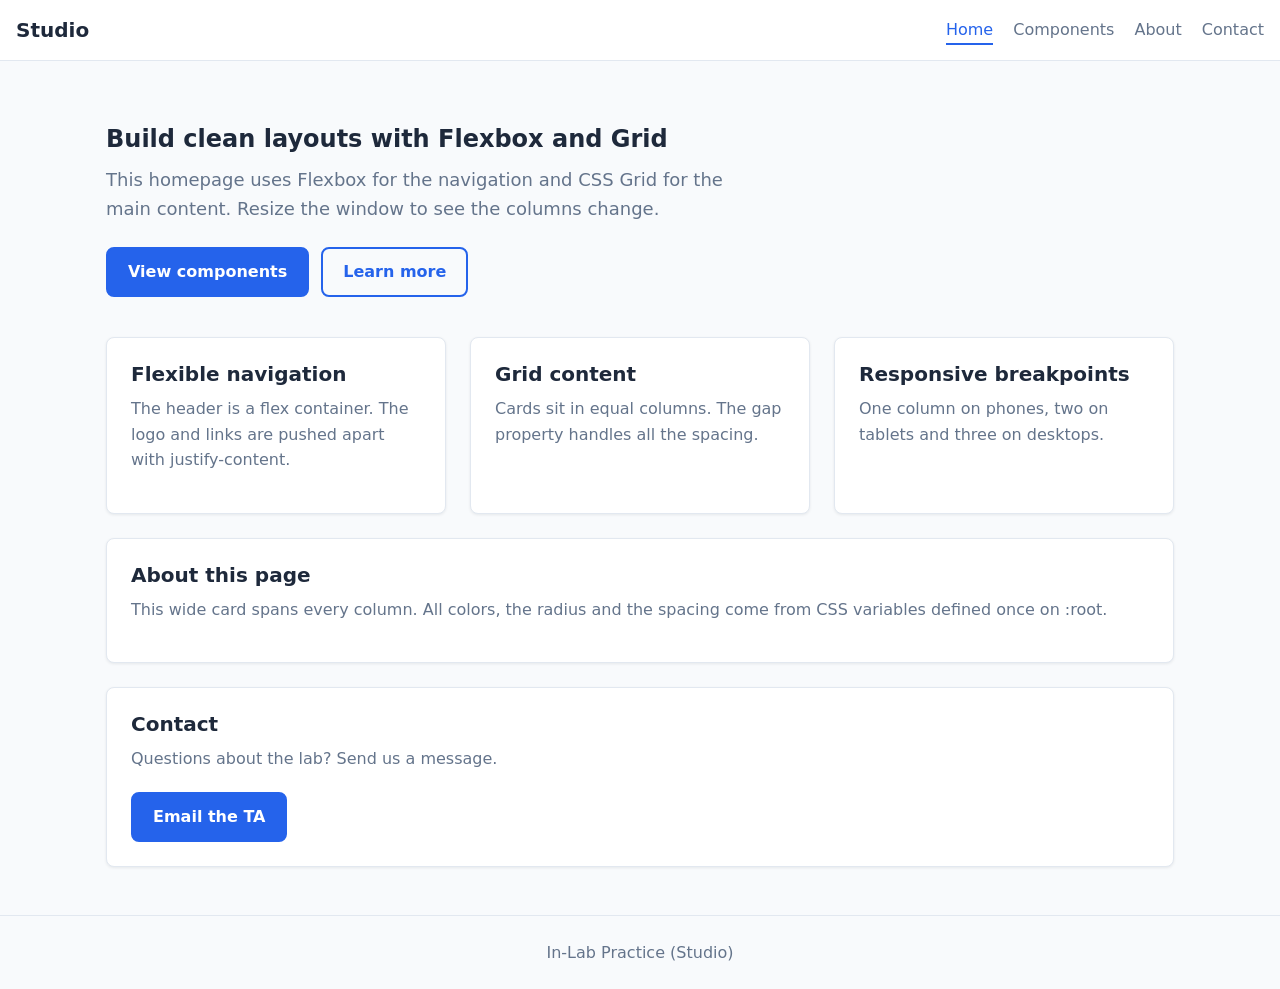
<file: index.html>
<!DOCTYPE html>
<html lang="en">
<head>
    <meta charset="utf-8">
    <meta name="viewport" content="width=device-width, initial-scale=1">
    <title>Studio - Home</title>
    <link rel="stylesheet" href="styles.css">
</head>
<body>
    <header class="site-header">
        <a class="logo" href="index.html">Studio</a>
        <nav aria-label="Main">
            <ul>
                <li><a class="active" href="index.html">Home</a></li>
                <li><a href="components.html">Components</a></li>
                <li><a href="#about">About</a></li>
                <li><a href="#contact">Contact</a></li>
            </ul>
        </nav>
    </header>
    <main class="container">
        <section class="hero">
            <h1>Build clean layouts with Flexbox and Grid</h1>
            <p>This homepage uses Flexbox for the navigation and CSS Grid for the
                main content. Resize the window to see the columns change.</p>
            <div class="actions">
                <a class="btn" href="components.html">View components</a>
                <a class="btn btn-outline" href="#about">Learn more</a>
            </div>
        </section>
        <div class="grid">
            <article class="card">
                <h2>Flexible navigation</h2>
                <p>The header is a flex container.
                    The logo and links are pushed apart with justify-content.</p>
            </article>
            <article class="card">
                <h2>Grid content</h2>
                <p>Cards sit in equal columns. The gap property handles all the
                    spacing.</p>
            </article>
            <article class="card">
                <h2>Responsive breakpoints</h2>
                <p>One column on phones, two on tablets and three on desktops.</p>
            </article>
            <section class="card wide" id="about">
                <h2>About this page</h2>
                <p>This wide card spans every column. All colors, the radius and the
                    spacing come from CSS variables defined once on :root.</p>
            </section>
            <section class="card wide" id="contact">
                <h2>Contact</h2>
                <p>Questions about the lab? Send us a message.</p>
                <a class="btn" href="mailto:ta@example.com">Email the TA</a>
            </section>
        </div>
    </main>
    <footer class="site-footer">
        <div class="container">In-Lab Practice (Studio)</div>
    </footer>
</body>
</html>
</file>
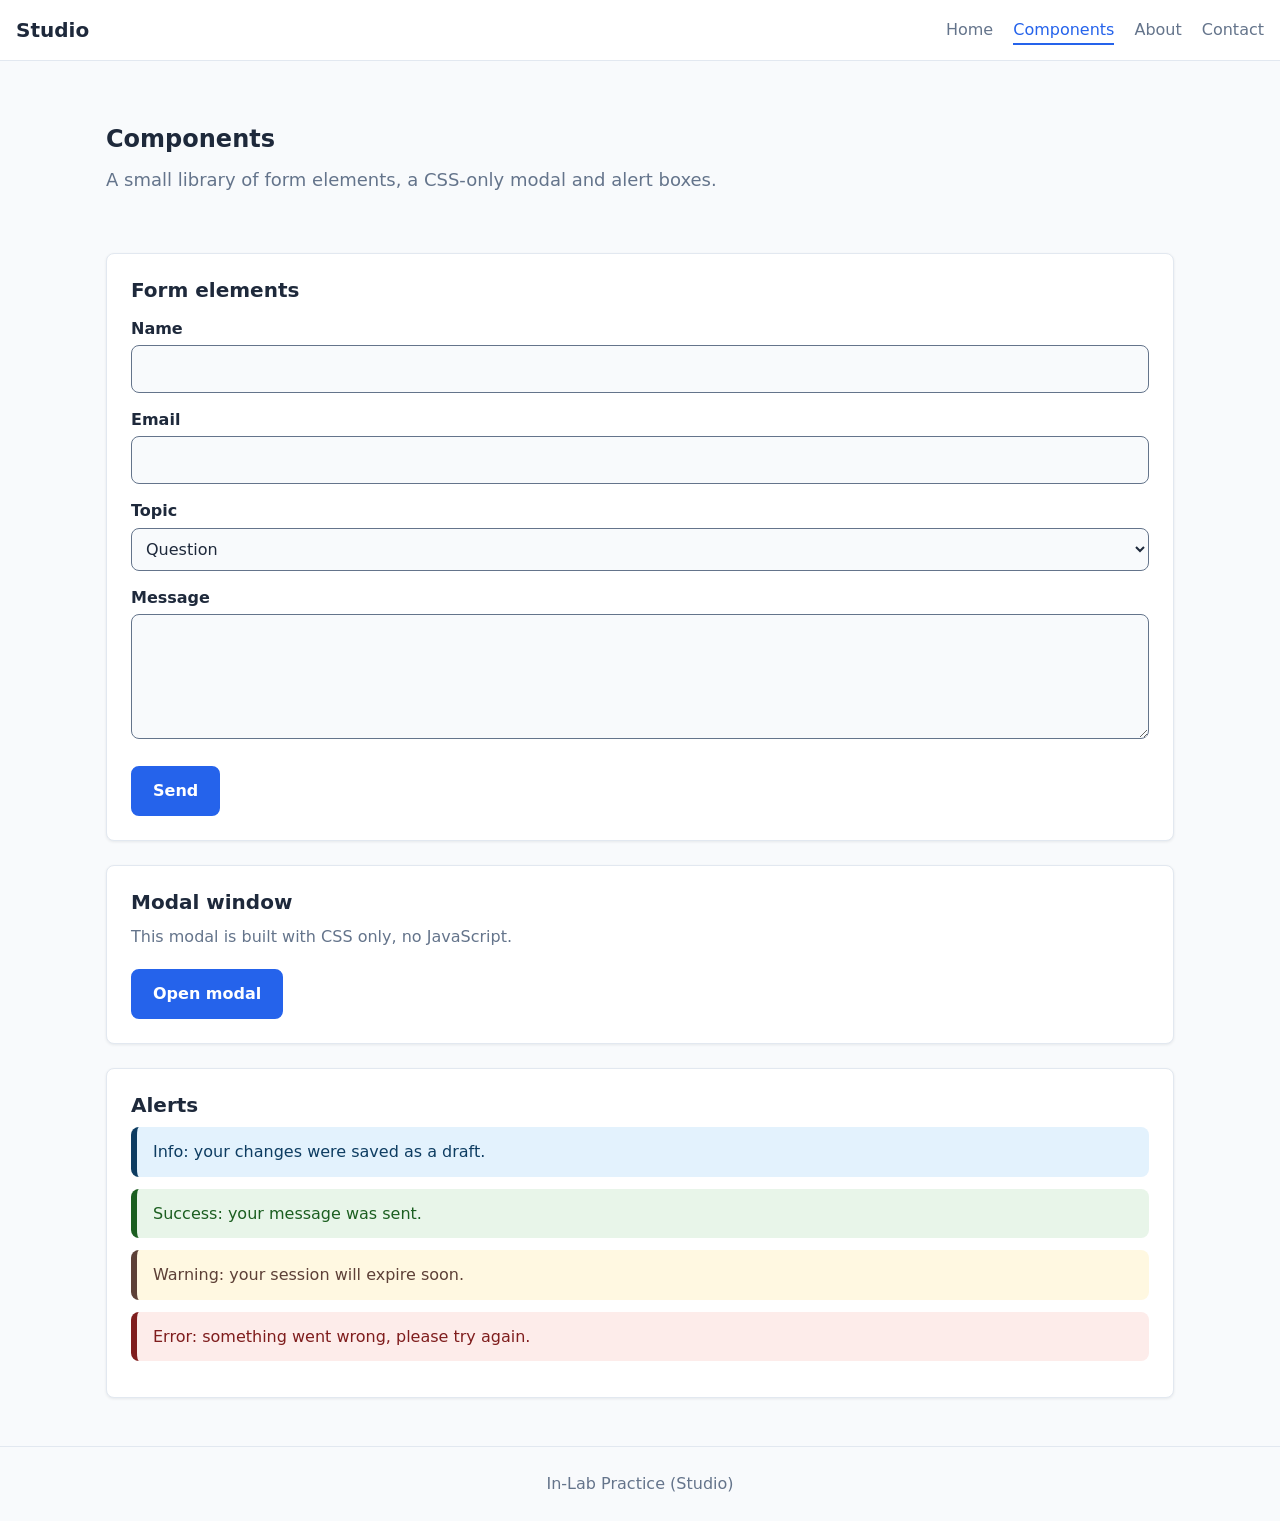
<file: components.html>
<!DOCTYPE html>
<html lang="en">
<head>
    <meta charset="utf-8">
    <meta name="viewport" content="width=device-width, initial-scale=1">
    <title>Studio - Components</title>
    <link rel="stylesheet" href="styles.css">
</head>
<body>
    <header class="site-header">
        <a class="logo" href="index.html">Studio</a>
        <nav aria-label="Main">
            <ul>
                <li><a href="index.html">Home</a></li>
                <li><a class="active" href="components.html">Components</a></li>
                <li><a href="index.html#about">About</a></li>
                <li><a href="index.html#contact">Contact</a></li>
            </ul>
        </nav>
    </header>
    <main class="container">
        <section class="hero">
            <h1>Components</h1>
            <p>A small library of form elements, a CSS-only modal and alert boxes.</p>
        </section>

        <div class="stack">
            <section class="card" id="form">
                <h2>Form elements</h2>
                <form class="form" action="#" method="post">
                    <label for="name">Name</label>
                    <input type="text" id="name" name="name" required>

                    <label for="email">Email</label>
                    <input type="email" id="email" name="email" required>

                    <label for="topic">Topic</label>
                    <select id="topic" name="topic">
                        <option value="question">Question</option>
                        <option value="feedback">Feedback</option>
                        <option value="other">Other</option>
                    </select>

                    <label for="message">Message</label>
                    <textarea id="message" name="message" rows="4"></textarea>

                    <button class="btn" type="submit">Send</button>
                </form>
            </section>

            <section class="card" id="modal-demo">
                <h2>Modal window</h2>
                <p>This modal is built with CSS only, no JavaScript.</p>
                <a class="btn" href="#modal">Open modal</a>

                <div id="modal" class="modal" role="dialog" aria-modal="true" aria-labelledby="modal-title">
                    <div class="modal-box">
                        <h2 id="modal-title">Hello!</h2>
                        <p>This modal opens with the :target selector.</p>
                        <a class="btn" href="#modal-demo">Close</a>
                    </div>
                </div>
            </section>

            <section class="card" id="alerts">
                <h2>Alerts</h2>
                <div class="alert alert-info" role="status">Info: your changes were saved as a draft.</div>
                <div class="alert alert-success" role="status">Success: your message was sent.</div>
                <div class="alert alert-warning" role="status">Warning: your session will expire soon.</div>
                <div class="alert alert-error" role="alert">Error: something went wrong, please try again.</div>
            </section>
        </div>
    </main>
    <footer class="site-footer">
        <div class="container">In-Lab Practice (Studio)</div>
    </footer>
</body>
</html>
</file>
<file: styles.css>
:root {
    --primary: #2563eb;
    --primary-dark: #1d4ed8;
    --on-primary: #ffffff;
    --bg: #f8fafc;
    --text: #1e293b;
    --surface: #ffffff;
    --border: #e2e8f0;
    --muted: #64748b;
    --disabled-bg: #cbd5e1;
    --disabled-text: #64748b;
    --info-bg: #e3f2fd;
    --info-text: #0d3c61;
    --success-bg: #e8f5e9;
    --success-text: #1b5e20;
    --warning-bg: #fff8e1;
    --warning-text: #5d4037;
    --error-bg: #fdecea;
    --error-text: #7f1d1d;
    --radius: 8px;
    --space: 16px;
}

/* Dark mode: only the colors change */
@media (prefers-color-scheme: dark) {
    :root {
        --primary: #60a5fa;
        --primary-dark: #93c5fd;
        --on-primary: #0f172a;
        --bg: #0f172a;
        --text: #e2e8f0;
        --surface: #1e293b;
        --border: #334155;
        --muted: #a3b2c7;
        --disabled-bg: #334155;
        --disabled-text: #a3b2c7;
        --info-bg: #12304a;
        --info-text: #cfe8ff;
        --success-bg: #17331b;
        --success-text: #c8f0cb;
        --warning-bg: #3a3015;
        --warning-text: #ffe9a8;
        --error-bg: #3d1a1a;
        --error-text: #ffd0d0;
    }
}

* { box-sizing: border-box; }
body {
    margin: 0;
    font-family: system-ui, -apple-system, "Segoe UI", sans-serif;
    background: var(--bg);
    color: var(--text);
    line-height: 1.6;
}
h1, h2, h3 { line-height: 1.2; margin: 0 0 .5em; }
p { margin: 0 0 1em; }
a { color: var(--primary); }
.container { max-width: 1100px; margin: 0 auto; padding: 0 var(--space); }

/* Header (flexbox) */
.site-header {
    display: flex;
    justify-content: space-between;
    align-items: center;
    flex-wrap: wrap;
    gap: var(--space);
    padding: 14px var(--space);
    background: var(--surface);
    border-bottom: 1px solid var(--border);
}
.logo {
    font-weight: 700;
    font-size: 1.25rem;
    color: var(--text);
    text-decoration: none;
}
.site-header ul {
    display: flex;
    gap: 20px;
    list-style: none;
    margin: 0;
    padding: 0;
}
.site-header a:not(.logo) {
    text-decoration: none;
    color: var(--muted);
    padding: 4px 0;
}
.site-header a:not(.logo):hover,
.site-header a.active {
    color: var(--primary);
    border-bottom: 2px solid var(--primary);
}

/* Hero */
.hero { padding: 64px 0 40px; }
.hero p { max-width: 55ch; color: var(--muted); font-size: 1.125rem; }
.hero .actions { display: flex; gap: 12px; flex-wrap: wrap; margin-top: 24px; }

/* Buttons */
.btn {
    display: inline-block;
    padding: 10px 20px;
    font: inherit;
    font-weight: 600;
    color: var(--on-primary);
    background: var(--primary);
    border: 2px solid var(--primary);
    border-radius: var(--radius);
    text-decoration: none;
    cursor: pointer;
    transition: background .15s, border-color .15s;
}
.btn:hover:not(:disabled),
.btn.is-hover {
    background: var(--primary-dark);
    border-color: var(--primary-dark);
}
.btn:focus-visible { outline: 3px solid #f5a623; outline-offset: 2px; }
.btn:disabled {
    background: var(--disabled-bg);
    border-color: var(--disabled-bg);
    color: var(--disabled-text);
    cursor: not-allowed;
}
.btn-outline { background: transparent; color: var(--primary); }
.btn-outline:hover:not(:disabled) { background: var(--primary); color: var(--on-primary); }

/* Cards */
.card {
    background: var(--surface);
    border: 1px solid var(--border);
    border-radius: var(--radius);
    padding: 24px;
    box-shadow: 0 1px 3px rgba(15, 23, 42, .08);
}
.card h2 { font-size: 1.25rem; }
.card p { color: var(--muted); }
.card .btn { margin-top: 4px; }

/* Grid: 1 column on phones, 2 on tablet, 3 on desktop */
.grid {
    display: grid;
    grid-template-columns: 1fr;
    gap: 24px;
    padding-bottom: 48px;
}
.grid .wide { grid-column: 1 / -1; }

@media (min-width: 768px) {
    .grid { grid-template-columns: repeat(2, 1fr); }
}
@media (min-width: 1024px) {
    .grid { grid-template-columns: repeat(3, 1fr); }
}

/* Footer */
.site-footer {
    border-top: 1px solid var(--border);
    padding: 24px 0;
    color: var(--muted);
    text-align: center;
}

/* ---------- Components page ---------- */

/* Form elements */
.form label { display: block; margin-top: 14px; font-weight: 600; }
.form input,
.form select,
.form textarea {
    width: 100%;
    padding: 10px;
    margin-top: 4px;
    font: inherit;
    color: var(--text);
    background: var(--bg);
    border: 1px solid var(--muted);
    border-radius: var(--radius);
}
.form input:focus,
.form select:focus,
.form textarea:focus { outline: 3px solid #f5a623; outline-offset: 2px; }
.form .btn { margin-top: 20px; }

/* Modal (CSS only, opened with :target) */
.modal {
    display: none;
    position: fixed;
    top: 0;
    left: 0;
    width: 100%;
    height: 100%;
    padding: var(--space);
    background: rgba(0, 0, 0, .65);
    align-items: center;
    justify-content: center;
}
.modal:target { display: flex; }
.modal-box {
    width: 100%;
    max-width: 420px;
    padding: 24px;
    background: var(--surface);
    border: 1px solid var(--border);
    border-radius: var(--radius);
}
.modal-box p { color: var(--text); }

/* Alerts */
.alert {
    padding: 12px 16px;
    margin-bottom: 12px;
    border-left: 6px solid;
    border-radius: var(--radius);
}
.alert-info { background: var(--info-bg); color: var(--info-text); border-color: var(--info-text); }
.alert-success { background: var(--success-bg); color: var(--success-text); border-color: var(--success-text); }
.alert-warning { background: var(--warning-bg); color: var(--warning-text); border-color: var(--warning-text); }
.alert-error { background: var(--error-bg); color: var(--error-text); border-color: var(--error-text); }

.stack { display: grid; gap: 24px; padding-bottom: 48px; }
</file>
